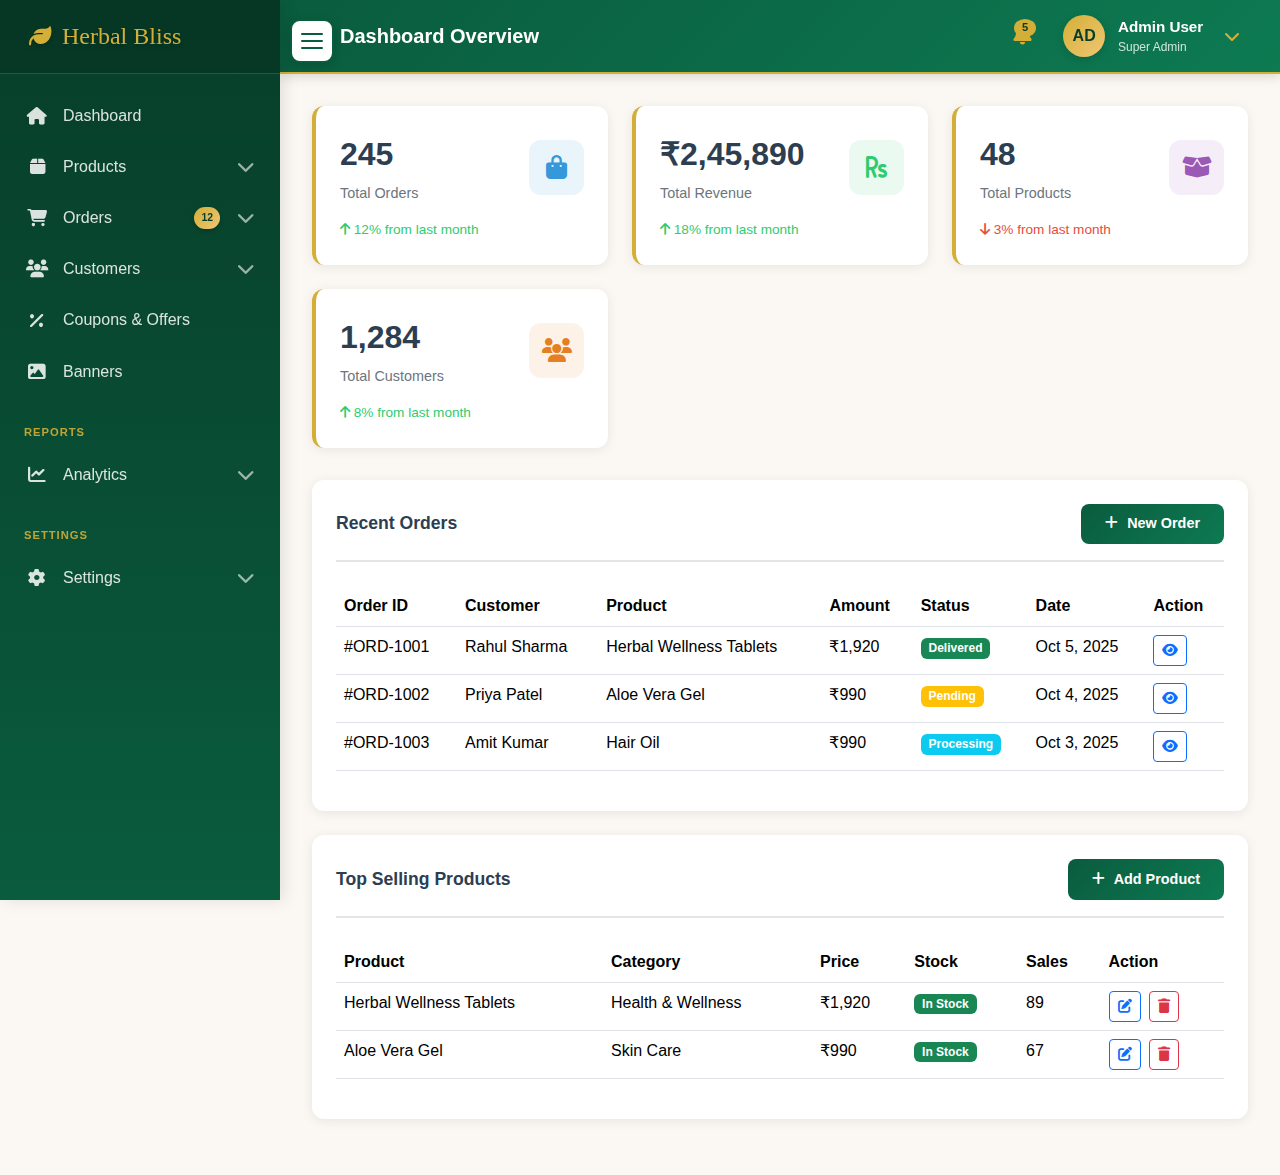
<file: index.html>
<!DOCTYPE html>
<html lang="en">
<head>
    <meta charset="UTF-8">
    <meta name="viewport" content="width=device-width, initial-scale=1.0">
    <title>Admin Dashboard - Herbal Bliss</title>
    <link href="https://cdn.jsdelivr.net/npm/bootstrap@5.3.0/dist/css/bootstrap.min.css" rel="stylesheet">
    <link href="https://cdnjs.cloudflare.com/ajax/libs/font-awesome/6.4.0/css/all.min.css" rel="stylesheet">
    
    <style>
        :root {
            --primary: #0A5C3E;
            --primary-dark: #073d29;
            --primary-light: #0d7a52;
            --accent: #D4AF37;
            --bg-cream: #FBF8F3;
            --text-primary: #2C3E50;
            --text-secondary: #6C757D;
            --sidebar-width: 280px;
            --sidebar-collapsed-width: 80px;
        }

        body {
            font-family: -apple-system, BlinkMacSystemFont, 'Segoe UI', 'Roboto', 'Helvetica Neue', Arial, sans-serif;
            background: var(--bg-cream);
            overflow-x: hidden;
        }

        .admin-wrapper {
            display: flex;
            min-height: 100vh;
        }

        /* Enhanced Hamburger Button - Always Visible */
        .hamburger-btn {
            position: fixed;
            top: 1.2rem;
            left: calc(var(--sidebar-width) + 10px);
            z-index: 1002;
            background: white;
            color: var(--primary);
            border: 2px solid var(--primary);
            width: 44px;
            height: 44px;
            border-radius: 10px;
            cursor: pointer;
            box-shadow: 0 3px 10px rgba(0,0,0,0.15);
            transition: all 0.4s cubic-bezier(0.4, 0, 0.2, 1);
            display: flex;
            align-items: center;
            justify-content: center;
            flex-direction: column;
            gap: 5px;
            padding: 0;
        }
        
        .hamburger-btn.collapsed {
            left: calc(var(--sidebar-collapsed-width) + 10px);
        }

        .hamburger-btn:hover {
            background: var(--primary);
            color: white;
            transform: scale(1.05);
            box-shadow: 0 4px 12px rgba(10, 92, 62, 0.3);
        }

        .hamburger-btn:active {
            transform: scale(0.95);
        }

        .hamburger-line {
            width: 22px;
            height: 2px;
            background: currentColor;
            border-radius: 3px;
            transition: all 0.3s ease;
            transform-origin: center;
        }

        .hamburger-btn.collapsed .hamburger-line:nth-child(1) {
            transform: translateY(7px) rotate(45deg);
        }

        .hamburger-btn.collapsed .hamburger-line:nth-child(2) {
            opacity: 0;
            transform: translateX(-20px);
        }

        .hamburger-btn.collapsed .hamburger-line:nth-child(3) {
            transform: translateY(-7px) rotate(-45deg);
        }

        .sidebar-overlay {
            position: fixed;
            top: 0;
            left: 0;
            width: 100%;
            height: 100%;
            background: rgba(0,0,0,0.7);
            backdrop-filter: blur(5px);
            z-index: 999;
            opacity: 0;
            visibility: hidden;
            transition: all 0.4s ease;
            display: none;
        }

        /* Sidebar Close Button Styles */
        .sidebar-close-btn {
            display: none;
            position: fixed;
            top: 1rem;
            left: 1rem;
            z-index: 1003;
            background: rgba(255, 255, 255, 0.95);
            color: var(--primary);
            border: 2px solid var(--primary);
            width: 50px;
            height: 50px;
            border-radius: 10px;
            cursor: pointer;
            box-shadow: 0 3px 10px rgba(0, 0, 0, 0.15);
            transition: all 0.3s ease;
            font-size: 1.2rem;
            align-items: center;
            justify-content: center;
        }

        .sidebar-close-btn:hover {
            background: var(--primary);
            color: white;
            transform: scale(1.05);
        }

        .admin-sidebar {
            width: var(--sidebar-width);
            background: linear-gradient(180deg, var(--primary-dark), var(--primary));
            color: white;
            position: fixed;
            top: 0;
            left: 0;
            height: 100vh;
            overflow-y: auto;
            overflow-x: hidden;
            transition: all 0.4s cubic-bezier(0.4, 0, 0.2, 1);
            z-index: 1000;
            box-shadow: 4px 0 15px rgba(0,0,0,0.1);
            padding-bottom: 2rem;
        }

        .admin-sidebar::-webkit-scrollbar {
            width: 6px;
        }

        .admin-sidebar::-webkit-scrollbar-track {
            background: rgba(255,255,255,0.1);
        }

        .admin-sidebar::-webkit-scrollbar-thumb {
            background: rgba(255,255,255,0.3);
            border-radius: 3px;
        }

        .admin-sidebar.collapsed {
            width: var(--sidebar-collapsed-width);
        }

        .admin-sidebar.collapsed .sidebar-header h4 span,
        .admin-sidebar.collapsed .menu-item-content span,
        .admin-sidebar.collapsed .dropdown-icon,
        .admin-sidebar.collapsed .menu-divider,
        .admin-sidebar.collapsed .submenu {
            display: none !important;
        }

        .admin-sidebar.collapsed .menu-badge {
            position: absolute;
            top: 4px;
            right: 8px;
            opacity: 1;
            visibility: visible;
            width: auto;
            min-width: 18px;
            height: 18px;
            padding: 0 4px;
            font-size: 0.6rem;
            display: flex !important;
            align-items: center;
            justify-content: center;
            line-height: 1;
            z-index: 10;
        }

        .admin-sidebar.collapsed .sidebar-header h4 {
            justify-content: center;
        }

        .admin-sidebar.collapsed .menu-item {
            padding: 0.85rem 0 !important;
            justify-content: center !important;
            position: relative;
            display: flex !important;
            align-items: center !important;
            border-left: 3px solid transparent;
        }

        .admin-sidebar.collapsed .submenu-item {
            justify-content: center !important;
            padding: 0.7rem 0 !important;
            position: relative;
            display: flex !important;
            align-items: center !important;
        }

        .admin-sidebar.collapsed .menu-item:hover {
            padding: 0.85rem 0 !important;
            border-left: 3px solid var(--accent);
        }

        .admin-sidebar.collapsed .menu-item-content {
            justify-content: center !important;
            width: 100% !important;
            display: flex !important;
            align-items: center !important;
            gap: 0 !important;
        }

        .admin-sidebar.collapsed .menu-item-content i {
            margin: 0 auto !important;
            width: 20px;
            min-width: 20px;
        }
        
        .admin-sidebar.collapsed .dropdown-menu-item > .menu-item {
            padding-right: 0 !important;
        }

        .admin-sidebar.collapsed .menu-item::after,
        .admin-sidebar.collapsed .submenu-item::after {
            content: attr(data-tooltip);
            position: absolute;
            left: calc(100% + 10px);
            top: 50%;
            transform: translateY(-50%);
            background: var(--primary-dark);
            color: white;
            padding: 0.5rem 1rem;
            border-radius: 8px;
            white-space: nowrap;
            opacity: 0;
            visibility: hidden;
            transition: all 0.3s ease;
            pointer-events: none;
            font-size: 0.85rem;
            box-shadow: 0 4px 12px rgba(0,0,0,0.3);
            z-index: 1001;
        }

        .admin-sidebar.collapsed .menu-item:hover::after,
        .admin-sidebar.collapsed .submenu-item:hover::after {
            opacity: 1;
            visibility: visible;
            left: calc(100% + 15px);
        }

        .sidebar-header {
            padding: 1.15rem 1.8rem;
            border-bottom: 1px solid rgba(255,255,255,0.15);
            background: rgba(0,0,0,0.1);
            transition: all 0.3s ease;
            height: 74px;
            display: flex;
            align-items: center;
        }

        .sidebar-header h4 {
            font-family: Georgia, 'Times New Roman', serif;
            color: var(--accent);
            margin: 0;
            display: flex;
            align-items: center;
            justify-content: flex-start;
            gap: 0.7rem;
            font-size: 1.5rem;
            text-shadow: 0 2px 4px rgba(0,0,0,0.2);
            transition: all 0.3s ease;
            line-height: 1.2;
        }

        .sidebar-header h4 i {
            font-size: 1.4rem;
            flex-shrink: 0;
        }

        .admin-sidebar.collapsed .sidebar-header h4 {
            justify-content: center;
        }

        .admin-sidebar.collapsed .sidebar-header h4 i {
            margin: 0;
        }

        .sidebar-menu {
            padding: 1rem 0;
        }

        .menu-divider {
            padding: 1.2rem 1.5rem 0.5rem;
            color: var(--accent);
            font-size: 0.7rem;
            font-weight: 700;
            text-transform: uppercase;
            letter-spacing: 1px;
            margin-top: 0.5rem;
            opacity: 0.9;
            transition: all 0.3s ease;
        }

        .menu-item {
            padding: 0.85rem 1.5rem;
            color: rgba(255,255,255,0.85);
            text-decoration: none;
            display: flex;
            align-items: center;
            justify-content: space-between;
            gap: 1rem;
            transition: all 0.3s ease;
            border-left: 3px solid transparent;
            cursor: pointer;
            position: relative;
        }

        .menu-item-content {
            display: flex;
            align-items: center;
            gap: 1rem;
            flex: 1;
            transition: all 0.3s ease;
            min-width: 0;
        }

        .menu-item-content i {
            flex-shrink: 0;
        }

        .menu-item-content span {
            transition: all 0.3s ease;
            white-space: nowrap;
        }

        .menu-item:hover {
            background: rgba(255,255,255,0.12);
            color: white;
            border-left-color: var(--accent);
        }

        .admin-sidebar:not(.collapsed) .menu-item:hover {
            padding-left: 1.8rem;
        }

        .dropdown-menu-item {
            position: relative;
        }

        .dropdown-menu-item .menu-item {
            position: relative;
        }

        .dropdown-icon {
            transition: all 0.3s ease;
            font-size: 0.8rem;
            opacity: 0.7;
        }

        .dropdown-menu-item.active .dropdown-icon {
            transform: rotate(180deg);
        }

        .submenu {
            max-height: 0;
            overflow: hidden;
            transition: all 0.3s ease;
            background: rgba(0,0,0,0.15);
        }

        .dropdown-menu-item.active .submenu {
            max-height: 500px;
        }

        .submenu-item {
            padding: 0.7rem 1.5rem 0.7rem 3.5rem;
            color: rgba(255,255,255,0.75);
            text-decoration: none;
            display: flex;
            align-items: center;
            gap: 0.8rem;
            transition: all 0.3s ease;
            font-size: 0.9rem;
            border-left: 3px solid transparent;
        }

        .submenu-item:hover {
            background: rgba(255,255,255,0.1);
            color: white;
        }

        .admin-sidebar:not(.collapsed) .submenu-item:hover {
            padding-left: 3.8rem;
        }

        .submenu-item i {
            font-size: 0.75rem;
            width: 15px;
            text-align: center;
        }

        .menu-badge {
            background: linear-gradient(135deg, var(--accent), #f0c674);
            color: var(--primary-dark);
            font-size: 0.65rem;
            padding: 3px 7px;
            border-radius: 12px;
            font-weight: 600;
            box-shadow: 0 2px 4px rgba(0,0,0,0.2);
            transition: all 0.3s ease;
        }

        .menu-item i {
            width: 20px;
            min-width: 20px;
            text-align: center;
            font-size: 1.1rem;
            flex-shrink: 0;
            display: flex;
            align-items: center;
            justify-content: center;
        }

        .admin-main {
            flex: 1;
            margin-left: var(--sidebar-width);
            background: var(--bg-cream);
            min-height: 100vh;
            transition: all 0.4s cubic-bezier(0.4, 0, 0.2, 1);
        }

        .admin-main.sidebar-collapsed {
            margin-left: var(--sidebar-collapsed-width);
        }

        .admin-topbar {
            background: linear-gradient(135deg, var(--primary) 0%, var(--primary-light) 100%);
            padding: 1.15rem 2rem;
            box-shadow: 0 2px 12px rgba(0,0,0,0.15);
            display: flex;
            justify-content: space-between;
            align-items: center;
            position: sticky;
            top: 0;
            z-index: 998;
            height: 74px;
            border-bottom: 2px solid var(--accent);
        }

        .topbar-left h5 {
            margin: 0;
            color: white;
            font-weight: 600;
            display: flex;
            align-items: center;
            gap: 0.5rem;
            margin-left: 0;
            transition: margin-left 0.4s ease;
        }

        .topbar-left h5 i {
            color: var(--accent);
        }

        .topbar-right {
            display: flex;
            align-items: center;
            gap: 1.5rem;
            position: relative;
        }

        .notification-bell {
            position: relative;
            cursor: pointer;
            transition: all 0.3s ease;
        }

        .notification-bell .badge {
            position: absolute;
            top: -5px;
            right: -5px;
            background: var(--accent);
            color: var(--primary-dark);
            font-size: 0.7rem;
            font-weight: 600;
            padding: 0.2rem 0.5rem;
            border-radius: 50%;
            min-width: 18px;
            height: 18px;
            display: flex;
            align-items: center;
            justify-content: center;
        }

        .notification-bell i {
            color: var(--accent);
            font-size: 1.3rem;
        }

        .notification-bell:hover {
            transform: translateY(-2px);
        }

        .notification-panel {
            position: fixed;
            top: 74px;
            right: -100%;
            width: 380px;
            max-height: calc(100vh - 74px);
            overflow-y: auto;
            background: white;
            border: 1px solid #e0e0e0;
            border-radius: 12px 0 0 12px;
            box-shadow: -4px 0 15px rgba(0,0,0,0.15);
            padding: 0;
            z-index: 1100;
            transition: right 0.4s cubic-bezier(0.4, 0, 0.2, 1);
        }

        .notification-panel.active {
            right: 0;
        }
        
        .notification-panel-header {
            display: flex;
            padding: 1rem 1.25rem;
            border-bottom: 1px solid #f0f0f0;
            background: var(--bg-cream);
            align-items: center;
            justify-content: space-between;
            position: sticky;
            top: 0;
            z-index: 10;
        }
        
        .notification-panel-header h6 {
            margin: 0;
            color: var(--text-primary);
            font-weight: 600;
            font-size: 1rem;
        }
        
        .notification-close-btn {
            background: none;
            border: none;
            color: var(--text-secondary);
            font-size: 1.5rem;
            cursor: pointer;
            padding: 0;
            width: 30px;
            height: 30px;
            display: flex;
            align-items: center;
            justify-content: center;
            border-radius: 50%;
            transition: all 0.3s ease;
        }
        
        .notification-close-btn:hover {
            background: #f0f0f0;
            color: var(--primary);
        }
        
        .notification-overlay {
            position: fixed;
            top: 0;
            left: 0;
            width: 100%;
            height: 100%;
            background: rgba(0, 0, 0, 0.5);
            backdrop-filter: blur(2px);
            z-index: 1099;
            opacity: 0;
            visibility: hidden;
            transition: opacity 0.3s ease, visibility 0.3s ease;
        }
        
        .notification-overlay.active {
            opacity: 1;
            visibility: visible;
        }

        .notification-panel::-webkit-scrollbar {
            width: 6px;
        }

        .notification-panel::-webkit-scrollbar-track {
            background: #f0f0f0;
        }

        .notification-panel::-webkit-scrollbar-thumb {
            background: var(--primary);
            border-radius: 3px;
        }

        .notification-item {
            padding: 0.75rem 1.25rem;
            border-bottom: 1px solid #f0f0f0;
            color: var(--text-primary);
            font-size: 0.9rem;
            transition: all 0.3s ease;
            display: flex;
            align-items: flex-start;
            gap: 0.75rem;
        }

        .notification-item:hover {
            background: #f9f9f9;
        }

        .notification-item .icon {
            width: 30px;
            height: 30px;
            border-radius: 50%;
            display: flex;
            align-items: center;
            justify-content: center;
            font-size: 1rem;
            flex-shrink: 0;
        }

        .notification-item > div:last-child {
            flex: 1;
        }

        .notification-item.new {
            background: #f8fff8;
            font-weight: 500;
        }

        .notification-item.new .icon {
            background: rgba(46, 204, 113, 0.1);
            color: #2ecc71;
        }

        .notification-item.alert .icon {
            background: rgba(231, 76, 60, 0.1);
            color: #e74c3c;
        }

        .notification-item.review .icon {
            background: rgba(241, 196, 15, 0.1);
            color: #f1c40f;
        }

        .notification-item .time {
            color: var(--text-secondary);
            font-size: 0.75rem;
            margin-top: 0.25rem;
        }

        .notification-item .mark-read {
            color: var(--primary);
            font-size: 0.85rem;
            cursor: pointer;
            text-decoration: underline;
        }

        .admin-profile {
            display: flex;
            align-items: center;
            gap: 0.8rem;
            cursor: pointer;
            padding: 0.5rem;
            border-radius: 8px;
            transition: all 0.3s ease;
        }

        .admin-profile:hover {
            background: rgba(255,255,255,0.15);
            transform: translateY(-2px);
        }

        .admin-avatar {
            width: 42px;
            height: 42px;
            border-radius: 50%;
            background: linear-gradient(135deg, var(--accent), #f0c674);
            display: flex;
            align-items: center;
            justify-content: center;
            color: var(--primary-dark);
            font-weight: 600;
            box-shadow: 0 2px 8px rgba(0,0,0,0.15);
            font-size: 1rem;
        }

        .admin-info {
            color: white;
            text-align: left;
        }

        .admin-info .name {
            font-weight: 600;
            font-size: 0.95rem;
            margin: 0;
        }

        .admin-info .role {
            font-size: 0.75rem;
            color: rgba(255,255,255,0.8);
            margin: 0;
        }

        .dropdown-menu {
            background: var(--bg-cream);
            border: 1px solid var(--accent);
            border-radius: 8px;
            box-shadow: 0 4px 12px rgba(0,0,0,0.15);
            margin-top: 0.5rem;
            min-width: 180px;
            padding: 0.5rem 0;
        }

        .dropdown-item {
            color: var(--text-primary);
            font-size: 0.9rem;
            padding: 0.5rem 1.25rem;
            transition: all 0.3s ease;
            display: flex;
            align-items: center;
            gap: 0.75rem;
        }

        .dropdown-item:hover {
            background: var(--primary);
            color: white;
        }

        .dropdown-item i {
            color: var(--accent);
            width: 20px;
            text-align: center;
        }

        .dashboard-content {
            padding: 2rem;
        }

        .stats-grid {
            display: grid;
            grid-template-columns: repeat(auto-fit, minmax(250px, 1fr));
            gap: 1.5rem;
            margin-bottom: 2rem;
        }

        .stat-card {
            background: white;
            padding: 1.5rem;
            border-radius: 12px;
            box-shadow: 0 2px 12px rgba(0,0,0,0.08);
            border-left: 4px solid var(--accent);
            transition: all 0.3s ease;
        }

        .stat-card:hover {
            transform: translateY(-5px);
            box-shadow: 0 8px 24px rgba(0,0,0,0.12);
        }

        .stat-header {
            display: flex;
            justify-content: space-between;
            align-items: center;
            margin-bottom: 1rem;
        }

        .stat-icon {
            width: 55px;
            height: 55px;
            border-radius: 12px;
            display: flex;
            align-items: center;
            justify-content: center;
            font-size: 1.5rem;
        }

        .stat-icon.orders { background: rgba(52, 152, 219, 0.1); color: #3498db; }
        .stat-icon.revenue { background: rgba(46, 204, 113, 0.1); color: #2ecc71; }
        .stat-icon.products { background: rgba(155, 89, 182, 0.1); color: #9b59b6; }
        .stat-icon.users { background: rgba(230, 126, 34, 0.1); color: #e67e22; }

        .stat-value {
            font-size: 2rem;
            font-weight: 700;
            color: var(--text-primary);
        }

        .stat-label {
            color: var(--text-secondary);
            font-size: 0.9rem;
            margin-top: 0.3rem;
        }

        .stat-change {
            font-size: 0.85rem;
            margin-top: 0.5rem;
            font-weight: 500;
        }

        .stat-change.up { color: #2ecc71; }
        .stat-change.down { color: #e74c3c; }

        .content-section {
            background: white;
            border-radius: 12px;
            padding: 1.5rem;
            box-shadow: 0 2px 12px rgba(0,0,0,0.08);
            margin-bottom: 1.5rem;
        }

        .section-header {
            display: flex;
            justify-content: space-between;
            align-items: center;
            margin-bottom: 1.5rem;
            padding-bottom: 1rem;
            border-bottom: 2px solid #E5E5E5;
        }

        .section-header h6 {
            margin: 0;
            font-weight: 600;
            color: var(--text-primary);
            font-size: 1.1rem;
        }

        .btn-primary-custom {
            background: linear-gradient(135deg, var(--primary), var(--primary-light));
            color: white;
            border: none;
            padding: 0.6rem 1.5rem;
            border-radius: 8px;
            font-weight: 600;
            font-size: 0.9rem;
            transition: all 0.3s ease;
        }

        .btn-primary-custom:hover {
            transform: translateY(-2px);
            box-shadow: 0 4px 12px rgba(10, 92, 62, 0.3);
        }

        /* Mobile Responsive Styles */
        @media (max-width: 992px) {
            .sidebar-overlay {
                display: block;
            }
            
            .sidebar-overlay.active {
                opacity: 1;
                visibility: visible;
            }

            .hamburger-btn {
                left: 1rem;
                top: 1rem;
                background: rgba(255,255,255,0.95);
                color: var(--primary);
                border-color: rgba(255,255,255,0.3);
                z-index: 1003;
                width: 50px;
                height: 50px;
                padding: 5px;
            }
            
            .hamburger-btn.collapsed {
                left: auto;
                right: 1rem;
                background: rgba(255,255,255,0.95);
            }
            
            .hamburger-btn:hover {
                background: white;
                color: var(--primary);
            }
            
            .admin-sidebar {
                transform: translateX(-100%);
                transition: transform 0.4s ease, opacity 0.3s ease;
                opacity: 0;
            }

            .admin-sidebar.active {
                transform: translateX(0);
                opacity: 1;
            }

            .admin-sidebar.collapsed {
                transform: translateX(-100%);
                opacity: 0;
            }

            .admin-main {
                margin-left: 0 !important;
            }

            .topbar-left h5 {
                margin-left: 60px !important;
                font-size: 1rem !important;
            }

            .sidebar-close-btn {
                display: flex;
                opacity: 0;
                visibility: hidden;
                transform: translateX(-20px);
                transition: all 0.4s ease;
            }

            .admin-sidebar.active + .sidebar-close-btn {
                opacity: 1;
                visibility: visible;
                transform: translateX(0);
            }

            .notification-panel {
                width: 90% !important;
                max-width: 380px !important;
                border-radius: 12px 0 0 12px !important;
                box-shadow: -6px 0 20px rgba(0, 0, 0, 0.2) !important;
                right: -100% !important;
            }

            .notification-panel.active {
                right: 0 !important;
            }
            
            .notification-item {
                padding: 1rem 1.25rem !important;
                display: flex !important;
                align-items: flex-start !important;
                gap: 0.75rem !important;
            }
            
            .notification-item .icon {
                flex-shrink: 0;
            }
            
            .notification-item > div:last-child {
                flex: 1;
            }
        }

        @media (min-width: 993px) {
            .sidebar-close-btn {
                display: none !important;
            }
        }
    </style>
</head>
<body>
    <!-- Hamburger Button - Always Visible -->
    <button class="hamburger-btn" id="hamburgerBtn" aria-label="Toggle sidebar menu">
        <span class="hamburger-line"></span>
        <span class="hamburger-line"></span>
        <span class="hamburger-line"></span>
    </button>

    <!-- Sidebar Overlay - Mobile Only -->
    <div class="sidebar-overlay" id="sidebarOverlay"></div>
    
    <!-- Notification Overlay -->
    <div class="notification-overlay" id="notificationOverlay"></div>

    <div class="admin-wrapper">
        <!-- Sidebar Close Button - Moved Outside Sidebar -->
        <button class="sidebar-close-btn" id="sidebarCloseBtn" aria-label="Close sidebar"><i class="fas fa-times"></i></button>

        <!-- Enhanced Sidebar -->
        <aside class="admin-sidebar" id="adminSidebar">
            <div class="sidebar-header">
                <h4>
                    <i class="fas fa-leaf"></i> 
                    <span>Herbal Bliss</span>
                </h4>
            </div>
            <nav class="sidebar-menu">
                <a class="menu-item" href="#dashboard" data-tooltip="Dashboard">
                    <div class="menu-item-content">
                        <i class="fas fa-home"></i>
                        <span>Dashboard</span>
                    </div>
                </a>
                
                <div class="dropdown-menu-item">
                    <div class="menu-item" data-tooltip="Products">
                        <div class="menu-item-content">
                            <i class="fas fa-box"></i>
                            <span>Products</span>
                        </div>
                        <i class="fas fa-chevron-down dropdown-icon"></i>
                    </div>
                    <div class="submenu">
                        <a class="submenu-item" href="#all-products" data-tooltip="All Products">
                            <i class="fas fa-circle"></i>
                            <span>All Products</span>
                        </a>
                        <a class="submenu-item" href="#add-product" data-tooltip="Add Product">
                            <i class="fas fa-circle"></i>
                            <span>Add Product</span>
                        </a>
                        <a class="submenu-item" href="#categories" data-tooltip="Categories">
                            <i class="fas fa-circle"></i>
                            <span>Categories</span>
                        </a>
                        <a class="submenu-item" href="#inventory" data-tooltip="Inventory">
                            <i class="fas fa-circle"></i>
                            <span>Inventory</span>
                        </a>
                    </div>
                </div>
                
                <div class="dropdown-menu-item">
                    <div class="menu-item" data-tooltip="Orders">
                        <div class="menu-item-content">
                            <i class="fas fa-shopping-cart"></i>
                            <span>Orders</span>
                        </div>
                        <span class="menu-badge">12</span>
                        <i class="fas fa-chevron-down dropdown-icon"></i>
                    </div>
                    <div class="submenu">
                        <a class="submenu-item" href="#all-orders" data-tooltip="All Orders">
                            <i class="fas fa-circle"></i>
                            <span>All Orders</span>
                        </a>
                        <a class="submenu-item" href="#pending-orders" data-tooltip="Pending Orders">
                            <i class="fas fa-circle"></i>
                            <span>Pending Orders</span>
                            <span class="menu-badge ms-auto">8</span>
                        </a>
                        <a class="submenu-item" href="#returns" data-tooltip="Returns & Refunds">
                            <i class="fas fa-circle"></i>
                            <span>Returns & Refunds</span>
                        </a>
                    </div>
                </div>
                
                <div class="dropdown-menu-item">
                    <div class="menu-item" data-tooltip="Customers">
                        <div class="menu-item-content">
                            <i class="fas fa-users"></i>
                            <span>Customers</span>
                        </div>
                        <i class="fas fa-chevron-down dropdown-icon"></i>
                    </div>
                    <div class="submenu">
                        <a class="submenu-item" href="#all-customers" data-tooltip="All Customers">
                            <i class="fas fa-circle"></i>
                            <span>All Customers</span>
                        </a>
                        <a class="submenu-item" href="#reviews" data-tooltip="Reviews & Ratings">
                            <i class="fas fa-circle"></i>
                            <span>Reviews & Ratings</span>
                        </a>
                    </div>
                </div>
                
                <a class="menu-item" href="#coupons" data-tooltip="Coupons & Offers">
                    <div class="menu-item-content">
                        <i class="fas fa-percent"></i>
                        <span>Coupons & Offers</span>
                    </div>
                </a>
                <a class="menu-item" href="#banners" data-tooltip="Banners">
                    <div class="menu-item-content">
                        <i class="fas fa-image"></i>
                        <span>Banners</span>
                    </div>
                </a>
                
                <div class="menu-divider">Reports</div>
                
                <div class="dropdown-menu-item">
                    <div class="menu-item" data-tooltip="Analytics">
                        <div class="menu-item-content">
                            <i class="fas fa-chart-line"></i>
                            <span>Analytics</span>
                        </div>
                        <i class="fas fa-chevron-down dropdown-icon"></i>
                    </div>
                    <div class="submenu">
                        <a class="submenu-item" href="#analytics-dashboard" data-tooltip="Dashboard">
                            <i class="fas fa-circle"></i>
                            <span>Dashboard</span>
                        </a>
                        <a class="submenu-item" href="#sales-report" data-tooltip="Sales Report">
                            <i class="fas fa-circle"></i>
                            <span>Sales Report</span>
                        </a>
                        <a class="submenu-item" href="#customer-report" data-tooltip="Customer Report">
                            <i class="fas fa-circle"></i>
                            <span>Customer Report</span>
                        </a>
                    </div>
                </div>
                
                <div class="menu-divider">Settings</div>
                
                <div class="dropdown-menu-item">
                    <div class="menu-item" data-tooltip="Settings">
                        <div class="menu-item-content">
                            <i class="fas fa-cog"></i>
                            <span>Settings</span>
                        </div>
                        <i class="fas fa-chevron-down dropdown-icon"></i>
                    </div>
                    <div class="submenu">
                        <a class="submenu-item" href="#general-settings" data-tooltip="General Settings">
                            <i class="fas fa-circle"></i>
                            <span>General Settings</span>
                        </a>
                        <a class="submenu-item" href="#shipping" data-tooltip="Shipping Settings">
                            <i class="fas fa-circle"></i>
                            <span>Shipping Settings</span>
                        </a>
                        <a class="submenu-item" href="#payment" data-tooltip="Payment Settings">
                            <i class="fas fa-circle"></i>
                            <span>Payment Settings</span>
                        </a>
                    </div>
                </div>
            </nav>
        </aside>

        <!-- Main Content -->
        <main class="admin-main" id="adminMain">
            <!-- Top Bar -->
            <div class="admin-topbar" id="adminTopbar">
                <div class="topbar-left">
                    <h5><i class="fas fa-tachometer-alt"></i> Dashboard Overview</h5>
                </div>
                <div class="topbar-right">
                    <div class="notification-bell position-relative" id="notificationBell">
                        <i class="fas fa-bell"></i>
                        <span class="badge">5</span>
                    </div>
                    <div class="dropdown">
                        <div class="admin-profile" id="adminProfileDropdown" data-bs-toggle="dropdown" aria-expanded="false">
                            <div class="admin-avatar">AD</div>
                            <div class="admin-info">
                                <div class="name">Admin User</div>
                                <div class="role">Super Admin</div>
                            </div>
                            <i class="fas fa-chevron-down ms-2" style="color: var(--accent);"></i>
                        </div>
                        <ul class="dropdown-menu dropdown-menu-end" aria-labelledby="adminProfileDropdown">
                            <li><a class="dropdown-item" href="#profile"><i class="fas fa-user"></i> My Profile</a></li>
                            <li><a class="dropdown-item" href="#settings"><i class="fas fa-cog"></i> Account Settings</a></li>
                            <li><a class="dropdown-item" href="#activity"><i class="fas fa-history"></i> Activity Log</a></li>
                            <li><a class="dropdown-item" href="#support"><i class="fas fa-question-circle"></i> Help & Support</a></li>
                            <li><hr class="dropdown-divider"></li>
                            <li><a class="dropdown-item" href="#logout"><i class="fas fa-sign-out-alt"></i> Logout</a></li>
                        </ul>
                    </div>
                </div>
            </div>

            <!-- Notification Panel - Outside Topbar -->
            <div class="notification-panel" id="notificationPanel">
                <div class="notification-panel-header">
                    <h6>Notifications</h6>
                    <button class="notification-close-btn" id="notificationCloseBtn">
                        <i class="fas fa-times"></i>
                    </button>
                </div>
                <div class="notification-item new">
                    <div class="icon"><i class="fas fa-shopping-cart"></i></div>
                    <div>
                        <span>New Order Received</span><br>
                        <span class="time">2 minutes ago - Order #ORD-1005 from Rahul Sharma</span>
                    </div>
                </div>
                <div class="notification-item new">
                    <div class="icon"><i class="fas fa-user-plus"></i></div>
                    <div>
                        <span>New Customer Registration</span><br>
                        <span class="time">15 minutes ago - Priya Patel just signed up</span>
                    </div>
                </div>
                <div class="notification-item alert">
                    <div class="icon"><i class="fas fa-exclamation-triangle"></i></div>
                    <div>
                        <span>Low Stock Alert</span><br>
                        <span class="time">1 hour ago - Hair Oil is running low on stock</span>
                    </div>
                </div>
                <div class="notification-item review">
                    <div class="icon"><i class="fas fa-star"></i></div>
                    <div>
                        <span>New Review Received</span><br>
                        <span class="time">5 hours ago - 5-star review on Herbal Wellness Tablets</span>
                    </div>
                </div>
                <div class="notification-item">
                    <div class="icon"><i class="fas fa-check"></i></div>
                    <div>
                        <span>Order Processed</span><br>
                        <span class="time">10 hours ago - Order #ORD-1004</span>
                        <span class="mark-read">Mark as read</span>
                    </div>
                </div>
                <div class="notification-item text-center">
                    <a href="#" style="color: var(--primary); text-decoration: none;">View All Notifications</a>
                </div>
            </div>

            <!-- Dashboard Content -->
            <div class="dashboard-content">
                <!-- Stats Cards -->
                <div class="stats-grid">
                    <div class="stat-card">
                        <div class="stat-header">
                            <div>
                                <div class="stat-value">245</div>
                                <div class="stat-label">Total Orders</div>
                            </div>
                            <div class="stat-icon orders">
                                <i class="fas fa-shopping-bag"></i>
                            </div>
                        </div>
                        <div class="stat-change up">
                            <i class="fas fa-arrow-up"></i> 12% from last month
                        </div>
                    </div>

                    <div class="stat-card">
                        <div class="stat-header">
                            <div>
                                <div class="stat-value">₹2,45,890</div>
                                <div class="stat-label">Total Revenue</div>
                            </div>
                            <div class="stat-icon revenue">
                                <i class="fas fa-rupee-sign"></i>
                            </div>
                        </div>
                        <div class="stat-change up">
                            <i class="fas fa-arrow-up"></i> 18% from last month
                        </div>
                    </div>

                    <div class="stat-card">
                        <div class="stat-header">
                            <div>
                                <div class="stat-value">48</div>
                                <div class="stat-label">Total Products</div>
                            </div>
                            <div class="stat-icon products">
                                <i class="fas fa-box-open"></i>
                            </div>
                        </div>
                        <div class="stat-change down">
                            <i class="fas fa-arrow-down"></i> 3% from last month
                        </div>
                    </div>

                    <div class="stat-card">
                        <div class="stat-header">
                            <div>
                                <div class="stat-value">1,284</div>
                                <div class="stat-label">Total Customers</div>
                            </div>
                            <div class="stat-icon users">
                                <i class="fas fa-users"></i>
                            </div>
                        </div>
                        <div class="stat-change up">
                            <i class="fas fa-arrow-up"></i> 8% from last month
                        </div>
                    </div>
                </div>

                <!-- Recent Orders -->
                <div class="content-section">
                    <div class="section-header">
                        <h6>Recent Orders</h6>
                        <button class="btn-primary-custom">
                            <i class="fas fa-plus me-1"></i> New Order
                        </button>
                    </div>
                    <div class="table-responsive">
                        <table class="table table-hover">
                            <thead>
                                <tr>
                                    <th>Order ID</th>
                                    <th>Customer</th>
                                    <th>Product</th>
                                    <th>Amount</th>
                                    <th>Status</th>
                                    <th>Date</th>
                                    <th>Action</th>
                                </tr>
                            </thead>
                            <tbody>
                                <tr>
                                    <td>#ORD-1001</td>
                                    <td>Rahul Sharma</td>
                                    <td>Herbal Wellness Tablets</td>
                                    <td>₹1,920</td>
                                    <td><span class="badge bg-success">Delivered</span></td>
                                    <td>Oct 5, 2025</td>
                                    <td>
                                        <button class="btn btn-sm btn-outline-primary">
                                            <i class="fas fa-eye"></i>
                                        </button>
                                    </td>
                                </tr>
                                <tr>
                                    <td>#ORD-1002</td>
                                    <td>Priya Patel</td>
                                    <td>Aloe Vera Gel</td>
                                    <td>₹990</td>
                                    <td><span class="badge bg-warning">Pending</span></td>
                                    <td>Oct 4, 2025</td>
                                    <td>
                                        <button class="btn btn-sm btn-outline-primary">
                                            <i class="fas fa-eye"></i>
                                        </button>
                                    </td>
                                </tr>
                                <tr>
                                    <td>#ORD-1003</td>
                                    <td>Amit Kumar</td>
                                    <td>Hair Oil</td>
                                    <td>₹990</td>
                                    <td><span class="badge bg-info">Processing</span></td>
                                    <td>Oct 3, 2025</td>
                                    <td>
                                        <button class="btn btn-sm btn-outline-primary">
                                            <i class="fas fa-eye"></i>
                                        </button>
                                    </td>
                                </tr>
                            </tbody>
                        </table>
                    </div>
                </div>

                <!-- Top Products -->
                <div class="content-section">
                    <div class="section-header">
                        <h6>Top Selling Products</h6>
                        <button class="btn-primary-custom">
                            <i class="fas fa-plus me-1"></i> Add Product
                        </button>
                    </div>
                    <div class="table-responsive">
                        <table class="table table-hover">
                            <thead>
                                <tr>
                                    <th>Product</th>
                                    <th>Category</th>
                                    <th>Price</th>
                                    <th>Stock</th>
                                    <th>Sales</th>
                                    <th>Action</th>
                                </tr>
                            </thead>
                            <tbody>
                                <tr>
                                    <td>Herbal Wellness Tablets</td>
                                    <td>Health & Wellness</td>
                                    <td>₹1,920</td>
                                    <td><span class="badge bg-success">In Stock</span></td>
                                    <td>89</td>
                                    <td>
                                        <button class="btn btn-sm btn-outline-primary me-1">
                                            <i class="fas fa-edit"></i>
                                        </button>
                                        <button class="btn btn-sm btn-outline-danger">
                                            <i class="fas fa-trash"></i>
                                        </button>
                                    </td>
                                </tr>
                                <tr>
                                    <td>Aloe Vera Gel</td>
                                    <td>Skin Care</td>
                                    <td>₹990</td>
                                    <td><span class="badge bg-success">In Stock</span></td>
                                    <td>67</td>
                                    <td>
                                        <button class="btn btn-sm btn-outline-primary me-1">
                                            <i class="fas fa-edit"></i>
                                        </button>
                                        <button class="btn btn-sm btn-outline-danger">
                                            <i class="fas fa-trash"></i>
                                        </button>
                                    </td>
                                </tr>
                            </tbody>
                        </table>
                    </div>
                </div>
            </div>
        </main>
    </div>

    <script src="https://cdn.jsdelivr.net/npm/bootstrap@5.3.0/dist/js/bootstrap.bundle.min.js"></script>
    <script>
        document.addEventListener('DOMContentLoaded', function() {
            const hamburgerBtn = document.getElementById('hamburgerBtn');
            const sidebar = document.getElementById('adminSidebar');
            const adminMain = document.getElementById('adminMain');
            const overlay = document.getElementById('sidebarOverlay');
            const dropdowns = document.querySelectorAll('.dropdown-menu-item');
            const sidebarCloseBtn = document.getElementById('sidebarCloseBtn');
            const adminTopbar = document.getElementById('adminTopbar');
            const notificationBell = document.getElementById('notificationBell');
            const notificationPanel = document.getElementById('notificationPanel');
            const notificationCloseBtn = document.getElementById('notificationCloseBtn');

            function isMobile() {
                return window.innerWidth <= 992;
            }

            function toggleSidebar() {
                if (isMobile()) {
                    hamburgerBtn.classList.toggle('collapsed');
                    sidebar.classList.toggle('active');
                    overlay.classList.toggle('active');
                    adminTopbar.classList.toggle('sidebar-active');
                    document.body.style.overflow = sidebar.classList.contains('active') ? 'hidden' : '';
                } else {
                    hamburgerBtn.classList.toggle('collapsed');
                    sidebar.classList.toggle('collapsed');
                    adminMain.classList.toggle('sidebar-collapsed');
                    if (sidebar.classList.contains('collapsed')) {
                        dropdowns.forEach(d => d.classList.remove('active'));
                    }
                }
            }

            hamburgerBtn.addEventListener('click', toggleSidebar);

            if (sidebarCloseBtn) {
                sidebarCloseBtn.addEventListener('click', toggleSidebar);
            }

            overlay.addEventListener('click', function() {
                if (isMobile()) {
                    toggleSidebar();
                }
            });

            let resizeTimer;
            window.addEventListener('resize', function() {
                clearTimeout(resizeTimer);
                resizeTimer = setTimeout(function() {
                    if (isMobile()) {
                        sidebar.classList.remove('collapsed');
                        adminMain.classList.remove('sidebar-collapsed');
                        if (!sidebar.classList.contains('active')) {
                            hamburgerBtn.classList.remove('collapsed');
                            adminTopbar.classList.remove('sidebar-active');
                        }
                    } else {
                        sidebar.classList.remove('active');
                        overlay.classList.remove('active');
                        document.body.style.overflow = '';
                        adminTopbar.classList.remove('sidebar-active');
                    }
                }, 250);
            });

            dropdowns.forEach(dropdown => {
                const menuItem = dropdown.querySelector('.menu-item');
                
                menuItem.addEventListener('click', function(e) {
                    e.preventDefault();
                    if (!isMobile() && sidebar.classList.contains('collapsed') && !sidebar.dataset.hoverExpanded) {
                        return;
                    }
                    
                    const isActive = dropdown.classList.contains('active');
                    dropdowns.forEach(d => {
                        if (d !== dropdown && d.classList.contains('active')) {
                            d.classList.remove('active');
                        }
                    });
                    
                    if (isActive) {
                        dropdown.classList.remove('active');
                    } else {
                        dropdown.classList.add('active');
                    }
                });
            });

            const submenuItems = document.querySelectorAll('.submenu-item');
            submenuItems.forEach(item => {
                item.addEventListener('click', function() {
                    if (isMobile()) {
                        toggleSidebar();
                    }
                });
            });

            const regularMenuItems = document.querySelectorAll('.sidebar-menu > .menu-item:not(.dropdown-menu-item .menu-item)');
            regularMenuItems.forEach(item => {
                item.addEventListener('click', function(e) {
                    if (isMobile()) {
                        toggleSidebar();
                    }
                });
            });

            document.addEventListener('keydown', function(e) {
                if (e.key === 'Escape') {
                    if (isMobile() && sidebar.classList.contains('active')) {
                        toggleSidebar();
                    } else if (!isMobile() && !sidebar.classList.contains('collapsed')) {
                        toggleSidebar();
                    }
                    if (notificationPanel.classList.contains('active')) {
                        notificationPanel.classList.remove('active');
                    }
                }
            });

            sidebar.addEventListener('touchmove', function(e) {
                if (isMobile() && sidebar.classList.contains('active')) {
                    e.stopPropagation();
                }
            }, { passive: true });

            window.addEventListener('scroll', function() {
                if (isMobile() && sidebar.classList.contains('active')) {
                    toggleSidebar();
                }
            }, { passive: true });

            if (!isMobile()) {
                sidebar.addEventListener('mouseenter', function() {
                    if (sidebar.classList.contains('collapsed')) {
                        sidebar.classList.remove('collapsed');
                        adminMain.classList.remove('sidebar-collapsed');
                        hamburgerBtn.classList.remove('collapsed');
                        sidebar.dataset.hoverExpanded = 'true';
                        dropdowns.forEach(d => d.classList.remove('active'));
                    }
                });

                sidebar.addEventListener('mouseleave', function() {
                    if (sidebar.dataset.hoverExpanded === 'true') {
                        sidebar.classList.add('collapsed');
                        adminMain.classList.add('sidebar-collapsed');
                        hamburgerBtn.classList.add('collapsed');
                        delete sidebar.dataset.hoverExpanded;
                        dropdowns.forEach(d => d.classList.remove('active'));
                    }
                });
            }

            notificationBell.addEventListener('click', function(e) {
                e.stopPropagation();
                notificationPanel.classList.toggle('active');
            });
            
            if (notificationCloseBtn) {
                notificationCloseBtn.addEventListener('click', function(e) {
                    e.stopPropagation();
                    e.preventDefault();
                    notificationPanel.classList.remove('active');
                });
            }

            document.addEventListener('click', function(e) {
                if (!notificationBell.contains(e.target) && !notificationPanel.contains(e.target)) {
                    notificationPanel.classList.remove('active');
                }
            });
            
            // Prevent notification panel from closing when clicking inside it
            notificationPanel.addEventListener('click', function(e) {
                e.stopPropagation();
            });

            const markReadLinks = document.querySelectorAll('.mark-read');
            markReadLinks.forEach(link => {
                link.addEventListener('click', function(e) {
                    e.preventDefault();
                    const item = this.parentElement.parentElement;
                    item.classList.remove('new');
                    this.style.display = 'none';
                });
            });

            const tooltipTriggerList = document.querySelectorAll('[data-bs-toggle="tooltip"]');
            const tooltipList = [...tooltipTriggerList].map(tooltipTriggerEl => new bootstrap.Tooltip(tooltipTriggerEl));
        });
    </script>
</body>
</html>
</file>
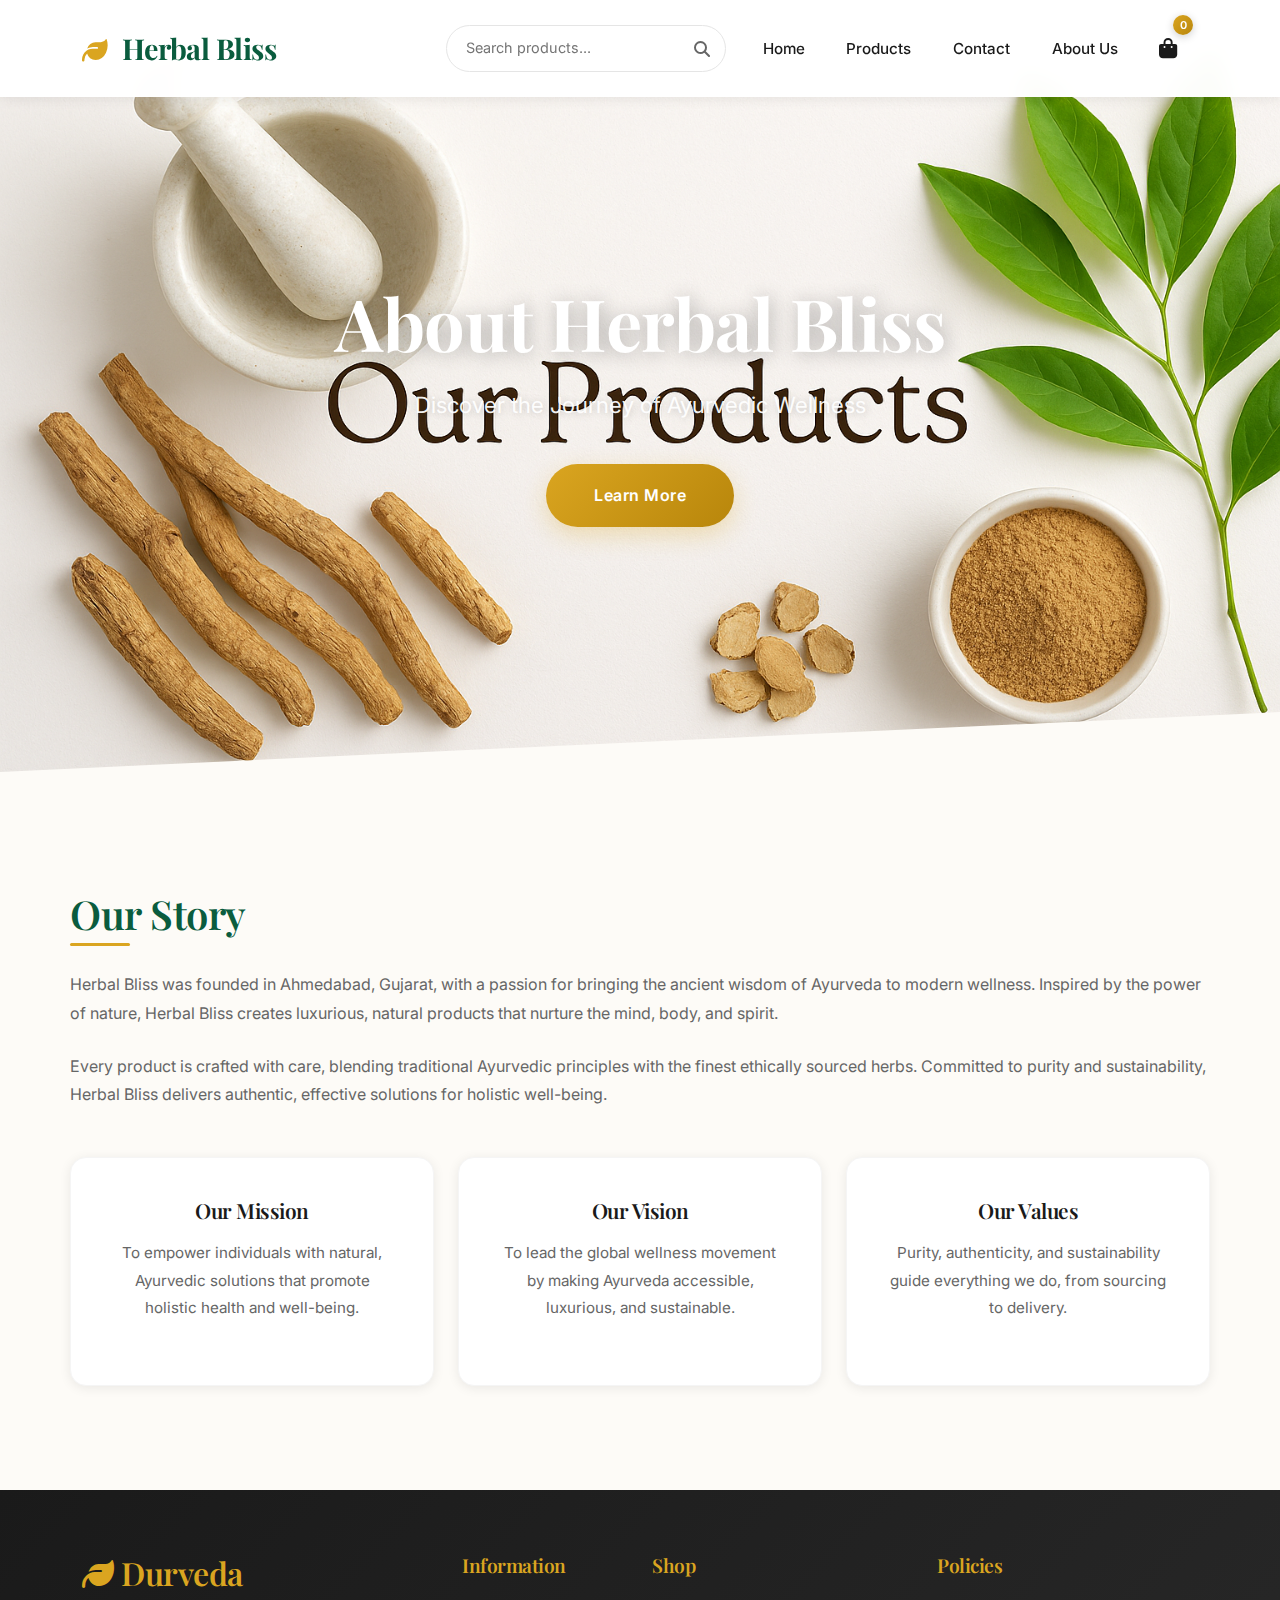
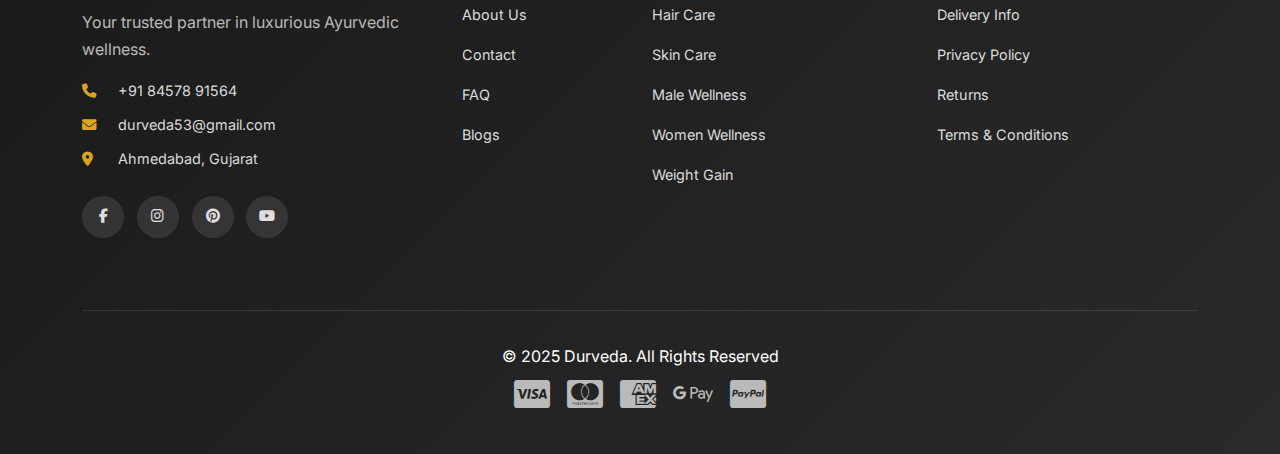
<file: about.html>
<!DOCTYPE html>
<html lang="en">
<head>
    <!-- Meta tags for character encoding and responsive viewport -->
    <meta charset="UTF-8">
    <meta name="viewport" content="width=device-width, initial-scale=1.0">
    <!-- Page title -->
    <title>Herbal Bliss - About Us</title>
    <!-- Bootstrap CSS for layout and grid system -->
    <link href="https://cdn.jsdelivr.net/npm/bootstrap@5.3.0/dist/css/bootstrap.min.css" rel="stylesheet">
    <!-- Font Awesome for icons (e.g., leaf, search, social media) -->
    <link href="https://cdnjs.cloudflare.com/ajax/libs/font-awesome/6.4.0/css/all.min.css" rel="stylesheet">
    <!-- Google Fonts for Playfair Display and Inter -->
    <link href="https://fonts.googleapis.com/css2?family=Playfair+Display:wght@400;600;700&family=Inter:wght@300;400;500;600&display=swap" rel="stylesheet">
    <!-- External stylesheet for custom styles -->
    <link rel="stylesheet" href="include/css/style.css">
</head>
<body>
    <!-- Navigation bar with fixed top positioning -->
    <nav class="navbar navbar-expand-lg fixed-top">
        <div class="container">
            <!-- Brand logo with leaf icon -->
            <a class="navbar-brand" href="index.html">
                <i class="fas fa-leaf"></i> Herbal Bliss
            </a>
            <!-- Toggler for mobile menu -->
            <button class="navbar-toggler" type="button" data-bs-toggle="collapse" data-bs-target="#navbarNav">
                <span class="navbar-toggler-icon"></span>
            </button>
            <!-- Navbar content (search and links) -->
            <div class="collapse navbar-collapse" id="navbarNav">
                <!-- Search form -->
                <div class="search-form ms-auto me-3">
                    <input type="text" class="search-input" placeholder="Search products...">
                    <i class="fas fa-search search-icon"></i>
                </div>
                <!-- Navigation links -->
                <ul class="navbar-nav align-items-center">
                    <li class="nav-item">
                        <a class="nav-link" href="index.html">Home</a>
                    </li>
                    <li class="nav-item">
                        <a class="nav-link" href="index.html#products">Products</a>
                    </li>
                    <li class="nav-item">
                        <a class="nav-link" href="#" data-bs-toggle="modal" data-bs-target="#contactModal">Contact</a>
                    </li>
                    <li class="nav-item">
                        <a class="nav-link active" href="about.html">About Us</a>
                    </li>
                    <!-- Cart icon with count badge -->
                    <li class="nav-item">
                        <a class="nav-link cart-icon" href="#">
                            <i class="fas fa-shopping-bag"></i>
                            <span class="cart-count">0</span>
                        </a>
                    </li>
                </ul>
            </div>
        </div>
    </nav>

    <!-- Hero section with background image and centered content -->
    <div class="hero-section">
        <div class="container hero-content text-center">
            <h1>About Herbal Bliss</h1>
            <p>Discover the Journey of Ayurvedic Wellness</p>
            <!-- Button linking to about section -->
            <a href="#about" class="hero-btn">Learn More</a>
        </div>
    </div>

    <!-- About section with brand story and mission/vision/values cards -->
    <div class="about-section container" id="about">
        <h2>Our Story</h2>
        <p>Herbal Bliss was founded in Ahmedabad, Gujarat, with a passion for bringing the ancient wisdom of Ayurveda to modern wellness. Inspired by the power of nature, Herbal Bliss creates luxurious, natural products that nurture the mind, body, and spirit.</p>
        <p>Every product is crafted with care, blending traditional Ayurvedic principles with the finest ethically sourced herbs. Committed to purity and sustainability, Herbal Bliss delivers authentic, effective solutions for holistic well-being.</p>
        <!-- Grid of mission, vision, and values cards -->
        <div class="row mt-5">
            <div class="col-md-4 mb-4">
                <div class="about-card">
                    <h5>Our Mission</h5>
                    <p>To empower individuals with natural, Ayurvedic solutions that promote holistic health and well-being.</p>
                </div>
            </div>
            <div class="col-md-4 mb-4">
                <div class="about-card">
                    <h5>Our Vision</h5>
                    <p>To lead the global wellness movement by making Ayurveda accessible, luxurious, and sustainable.</p>
                </div>
            </div>
            <div class="col-md-4 mb-4">
                <div class="about-card">
                    <h5>Our Values</h5>
                    <p>Purity, authenticity, and sustainability guide everything we do, from sourcing to delivery.</p>
                </div>
            </div>
        </div>
    </div>
	
	<!-- Footer with brand info, links, and social icons -->
    <footer>
        <div class="container">
            <div class="row">
                <!-- Brand and contact info -->
                <div class="col-lg-4 col-md-6 mb-4">
                    <div class="footer-brand">
                        <h4><i class="fas fa-leaf"></i> Durveda</h4>
                        <p style="color: rgba(255,255,255,0.7); line-height: 1.7;">
                            Your trusted partner in luxurious Ayurvedic wellness.
                        </p>
                    </div>
                    <div class="footer-contact">
                        <p><i class="fas fa-phone"></i> +91 84578 91564</p>
                        <p><i class="fas fa-envelope"></i> durveda53@gmail.com</p>
                        <p><i class="fas fa-map-marker-alt"></i> Ahmedabad, Gujarat</p>
                    </div>
                    <!-- Social media icons -->
                    <div class="social-icons">
                        <a href="#"><i class="fab fa-facebook-f"></i></a>
                        <a href="#"><i class="fab fa-instagram"></i></a>
                        <a href="#"><i class="fab fa-pinterest"></i></a>
                        <a href="#"><i class="fab fa-youtube"></i></a>
                    </div>
                </div>
                <!-- Information links -->
                <div class="col-lg-2 col-md-6 mb-4">
                    <div class="footer-section">
                        <h5>Information</h5>
                        <ul class="footer-links">
                            <li><a href="about.html">About Us</a></li>
                            <li><a href="#" data-bs-toggle="modal" data-bs-target="#contactModal">Contact</a></li>
                            <li><a href="#">FAQ</a></li>
                            <li><a href="#">Blogs</a></li>
                        </ul>
                    </div>
                </div>
                <!-- Shop links -->
                <div class="col-lg-3 col-md-6 mb-4">
                    <div class="footer-section">
                        <h5>Shop</h5>
                        <ul class="footer-links">
                            <li><a href="index.html#products">Hair Care</a></li>
                            <li><a href="index.html#products">Skin Care</a></li>
                            <li><a href="index.html#products">Male Wellness</a></li>
                            <li><a href="index.html#products">Women Wellness</a></li>
                            <li><a href="index.html#products">Weight Gain</a></li>
                        </ul>
                    </div>
                </div>
                <!-- Policy links -->
                <div class="col-lg-3 col-md-6 mb-4">
                    <div class="footer-section">
                        <h5>Policies</h5>
                        <ul class="footer-links">
                            <li><a href="#">Delivery Info</a></li>
                            <li><a href="#">Privacy Policy</a></li>
                            <li><a href="#">Returns</a></li>
                            <li><a href="#">Terms & Conditions</a></li>
                        </ul>
                    </div>
                </div>
            </div>
            <!-- Footer bottom with copyright and payment icons -->
            <div class="footer-bottom text-center">
                <p class="mb-2">© 2025 Durveda. All Rights Reserved</p>
                <div class="payment-icons">
                    <i class="fab fa-cc-visa"></i>
                    <i class="fab fa-cc-mastercard"></i>
                    <i class="fab fa-cc-amex"></i>
                    <i class="fab fa-google-pay"></i>
                    <i class="fab fa-cc-paypal"></i>
                </div>
            </div>
        </div>
    </footer>

    <!-- Scroll-to-top button -->
    <div class="scroll-top" id="scrollTop">
        <i class="fas fa-arrow-up"></i>
    </div>

    <!-- Contact modal for user inquiries -->
    <div class="modal fade" id="contactModal" tabindex="-1">
        <div class="modal-dialog modal-dialog-centered">
            <div class="modal-content" style="border-radius: 16px; border: none;">
                <div class="modal-header" style="background: linear-gradient(135deg, var(--primary), var(--primary-light)); color: white; border: none;">
                    <h5 class="modal-title">Contact Us</h5>
                    <button type="button" class="btn-close btn-close-white" data-bs-dismiss="modal"></button>
                </div>
                <div class="modal-body" style="padding: 2rem;">
                    <p style="color: var(--text-secondary);">We'd love to hear from you!</p>
                    <div class="mb-3">
                        <label class="form-label" style="font-weight: 500;">Name</label>
                        <input type="text" class="form-control" placeholder="Your Name" style="border-radius: 8px;">
                    </div>
                    <div class="mb-3">
                        <label class="form-label" style="font-weight: 500;">Email</label>
                        <input type="email" class="form-control" placeholder="Your Email" style="border-radius: 8px;">
                    </div>
                    <div class="mb-3">
                        <label class="form-label" style="font-weight: 500;">Message</label>
                        <textarea class="form-control" rows="4" placeholder="Your Message" style="border-radius: 8px;"></textarea>
                    </div>
                    <button class="btn w-100" style="background: linear-gradient(135deg, var(--accent), var(--secondary)); color: white; border-radius: 50px; padding: 0.8rem; font-weight: 600;">Send Message</button>
                </div>
            </div>
        </div>
    </div>

    <!-- Bootstrap JS for navbar, modal, and other interactions -->
    <script src="https://cdn.jsdelivr.net/npm/bootstrap@5.3.0/dist/js/bootstrap.bundle.min.js"></script>
    <!-- Custom JavaScript for scroll-to-top and navbar scroll effects -->
</body>
</html>
</file>
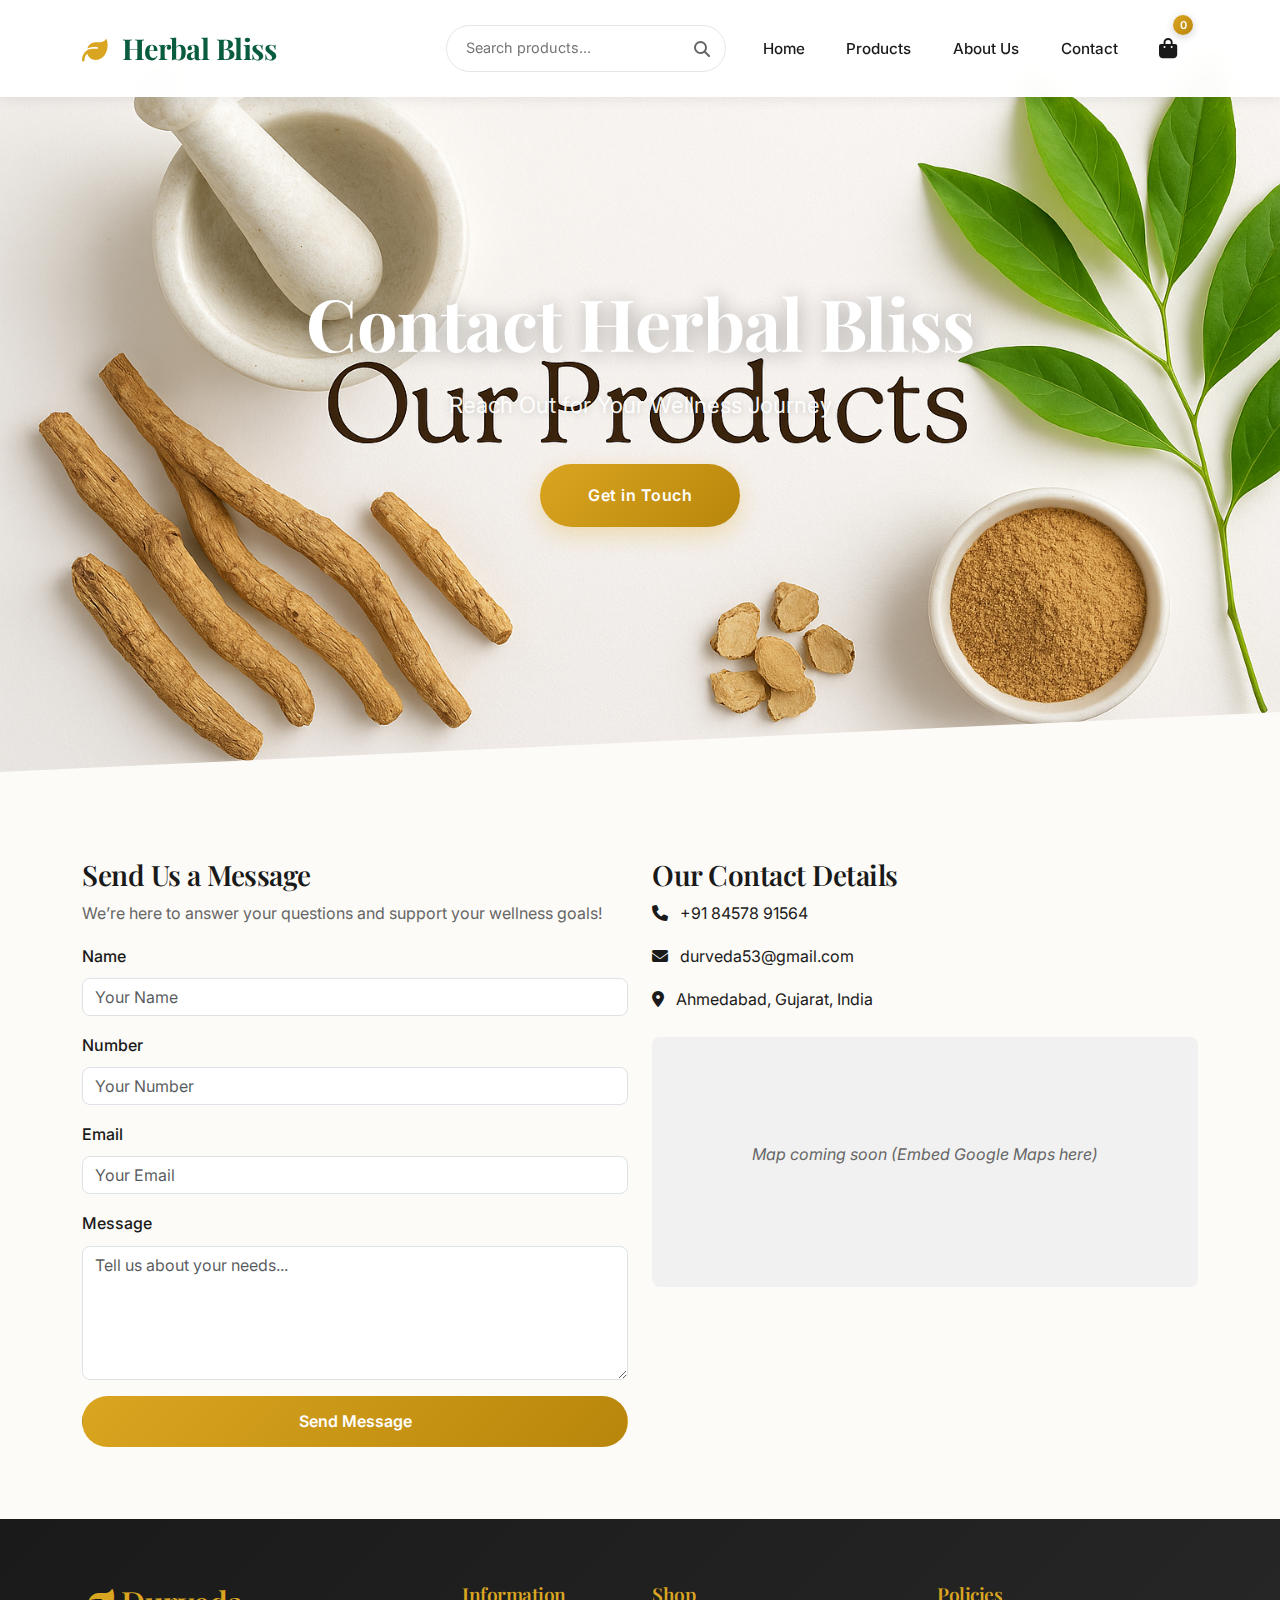
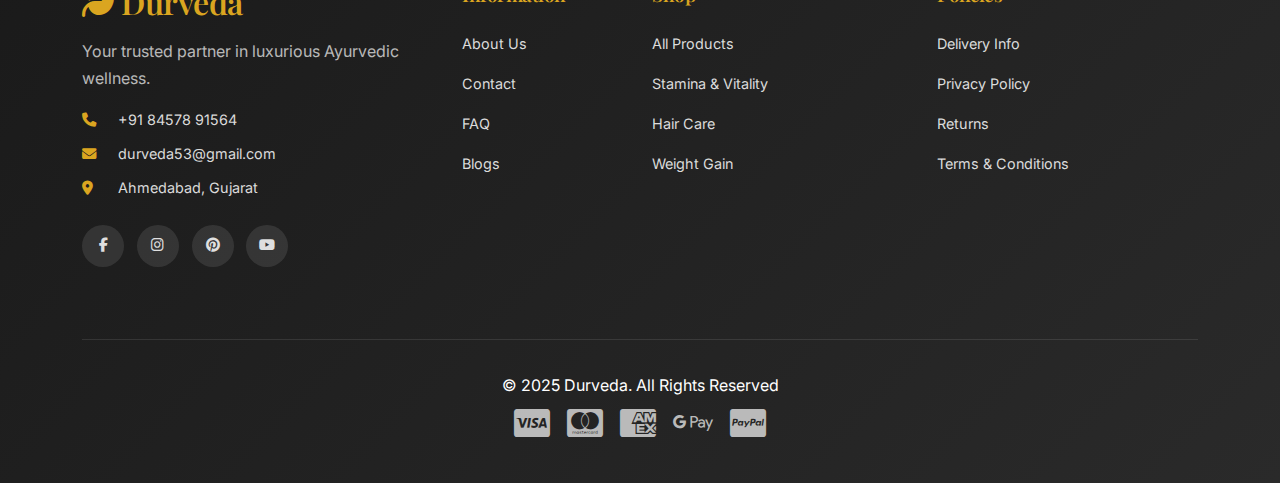
<file: contact.html>
<!DOCTYPE html>
<html lang="en">
<head>
    <!-- Meta tags for character encoding and responsive viewport -->
    <meta charset="UTF-8">
    <meta name="viewport" content="width=device-width, initial-scale=1.0">
    <!-- Page title -->
    <title>Herbal Bliss - Contact Us</title>
    <!-- Bootstrap CSS for layout and grid system -->
    <link href="https://cdn.jsdelivr.net/npm/bootstrap@5.3.0/dist/css/bootstrap.min.css" rel="stylesheet">
    <!-- Font Awesome for icons (e.g., leaf, search, social media) -->
    <link href="https://cdnjs.cloudflare.com/ajax/libs/font-awesome/6.4.0/css/all.min.css" rel="stylesheet">
    <!-- Google Fonts for Playfair Display and Inter -->
    <link href="https://fonts.googleapis.com/css2?family=Playfair+Display:wght@400;600;700&family=Inter:wght@300;400;500;600&display=swap" rel="stylesheet">
    <!-- External stylesheet for custom styles -->
    <link rel="stylesheet" href="include/css/style.css">
</head>
<body>
    <!-- Navigation bar with fixed top positioning -->
    <nav class="navbar navbar-expand-lg fixed-top">
        <div class="container">
            <!-- Brand logo with leaf icon -->
            <a class="navbar-brand" href="index.html">
                <i class="fas fa-leaf"></i> Herbal Bliss
            </a>
            <!-- Toggler for mobile menu -->
            <button class="navbar-toggler" type="button" data-bs-toggle="collapse" data-bs-target="#navbarNav">
                <span class="navbar-toggler-icon"></span>
            </button>
            <!-- Navbar content (search and links) -->
            <div class="collapse navbar-collapse" id="navbarNav">
                <!-- Search form -->
                <div class="search-form ms-auto me-3">
                    <input type="text" class="search-input" placeholder="Search products...">
                    <i class="fas fa-search search-icon"></i>
                </div>
                <!-- Navigation links -->
                <ul class="navbar-nav align-items-center">
                    <li class="nav-item">
                        <a class="nav-link" href="index.html">Home</a>
                    </li>
                    <li class="nav-item">
                        <a class="nav-link" href="product.html">Products</a>
                    </li>
                    <li class="nav-item">
                        <a class="nav-link" href="about.html">About Us</a>
                    </li>
                    <li class="nav-item">
                        <a class="nav-link active" href="contact.html">Contact</a>
                    </li>
                    <!-- Cart icon with count badge -->
                    <li class="nav-item">
                        <a class="nav-link cart-icon" href="#">
                            <i class="fas fa-shopping-bag"></i>
                            <span class="cart-count">0</span>
                        </a>
                    </li>
                </ul>
            </div>
        </div>
    </nav>

    <!-- Hero section for Contact page -->
    <div class="hero-section">
        <div class="container hero-content text-center">
            <h1>Contact Herbal Bliss</h1>
            <p>Reach Out for Your Wellness Journey</p>
            <a href="#contact-form" class="hero-btn">Get in Touch</a>
        </div>
    </div>

    <!-- Contact section with form and details -->
    <div class="container my-5" id="contact-form">
        <div class="row">
            <!-- Contact form -->
            <div class="col-lg-6 mb-4">
                <h3>Send Us a Message</h3>
                <p style="color: var(--text-secondary);">We’re here to answer your questions and support your wellness goals!</p>
                <form id="contactForm">
                    <div class="mb-3">
                        <label class="form-label" style="font-weight: 500;">Name</label>
                        <input type="text" class="form-control" placeholder="Your Name" style="border-radius: 8px;" required>
                    </div>
					 <div class="mb-3">
                        <label class="form-label" style="font-weight: 500;">Number</label>
                        <input type="text" class="form-control" placeholder="Your Number" style="border-radius: 8px;" required>
                    </div>
                    <div class="mb-3">
                        <label class="form-label" style="font-weight: 500;">Email</label>
                        <input type="email" class="form-control" placeholder="Your Email" style="border-radius: 8px;" required>
                    </div>
                    <div class="mb-3">
                        <label class="form-label" style="font-weight: 500;">Message</label>
                        <textarea class="form-control" rows="5" placeholder="Tell us about your needs..." style="border-radius: 8px;" required></textarea>
                    </div>
                    <button type="submit" class="btn w-100" style="background: linear-gradient(135deg, var(--accent), var(--secondary)); color: white; border-radius: 50px; padding: 0.8rem; font-weight: 600;">Send Message</button>
                </form>
            </div>
            <!-- Contact details and map -->
            <div class="col-lg-6 mb-4">
                <h3>Our Contact Details</h3>
                <div class="contact-details">
                    <p><i class="fas fa-phone me-2"></i> +91 84578 91564</p>
                    <p><i class="fas fa-envelope me-2"></i> durveda53@gmail.com</p>
                    <p><i class="fas fa-map-marker-alt me-2"></i> Ahmedabad, Gujarat, India</p>
                </div>
                <!-- Map placeholder (replace with Google Maps embed) -->
                <div class="map-placeholder mt-4" style="height: 250px; background: #f1f1f1; border-radius: 8px; display: flex; align-items: center; justify-content: center;">
                    <p style="color: var(--text-secondary); font-style: italic;">Map coming soon (Embed Google Maps here)</p>
                </div>
            </div>
        </div>
    </div>

    <!-- Footer with brand info, links, and social icons -->
    <footer>
        <div class="container">
            <div class="row">
                <!-- Brand and contact info -->
                <div class="col-lg-4 col-md-6 mb-4">
                    <div class="footer-brand">
                        <h4><i class="fas fa-leaf"></i> Durveda</h4>
                        <p style="color: rgba(255,255,255,0.7); line-height: 1.7;">
                            Your trusted partner in luxurious Ayurvedic wellness.
                        </p>
                    </div>
                    <div class="footer-contact">
                        <p><i class="fas fa-phone"></i> +91 84578 91564</p>
                        <p><i class="fas fa-envelope"></i> durveda53@gmail.com</p>
                        <p><i class="fas fa-map-marker-alt"></i> Ahmedabad, Gujarat</p>
                    </div>
                    <!-- Social media icons -->
                    <div class="social-icons">
                        <a href="#"><i class="fab fa-facebook-f"></i></a>
                        <a href="#"><i class="fab fa-instagram"></i></a>
                        <a href="#"><i class="fab fa-pinterest"></i></a>
                        <a href="#"><i class="fab fa-youtube"></i></a>
                    </div>
                </div>
                <!-- Information links -->
                <div class="col-lg-2 col-md-6 mb-4">
                    <div class="footer-section">
                        <h5>Information</h5>
                        <ul class="footer-links">
                            <li><a href="about.html">About Us</a></li>
                            <li><a href="contact.html">Contact</a></li>
                            <li><a href="#">FAQ</a></li>
                            <li><a href="#">Blogs</a></li>
                        </ul>
                    </div>
                </div>
                <!-- Shop links -->
                <div class="col-lg-3 col-md-6 mb-4">
                    <div class="footer-section">
                        <h5>Shop</h5>
                        <ul class="footer-links">
                            <li><a href="product.html">All Products</a></li>
                            <li><a href="product.html">Stamina & Vitality</a></li>
                            <li><a href="product.html">Hair Care</a></li>
                            <li><a href="product.html">Weight Gain</a></li>
                        </ul>
                    </div>
                </div>
                <!-- Policy links -->
                <div class="col-lg-3 col-md-6 mb-4">
                    <div class="footer-section">
                        <h5>Policies</h5>
                        <ul class="footer-links">
                            <li><a href="#">Delivery Info</a></li>
                            <li><a href="#">Privacy Policy</a></li>
                            <li><a href="#">Returns</a></li>
                            <li><a href="#">Terms & Conditions</a></li>
                        </ul>
                    </div>
                </div>
            </div>
            <!-- Footer bottom with copyright and payment icons -->
            <div class="footer-bottom text-center">
                <p class="mb-2">© 2025 Durveda. All Rights Reserved</p>
                <div class="payment-icons">
                    <i class="fab fa-cc-visa"></i>
                    <i class="fab fa-cc-mastercard"></i>
                    <i class="fab fa-cc-amex"></i>
                    <i class="fab fa-google-pay"></i>
                    <i class="fab fa-cc-paypal"></i>
                </div>
            </div>
        </div>
    </footer>

    <!-- Scroll-to-top button -->
    <div class="scroll-top" id="scrollTop">
        <i class="fas fa-arrow-up"></i>
    </div>

    <!-- Bootstrap JS for navbar and other interactions -->
    <script src="https://cdn.jsdelivr.net/npm/bootstrap@5.3.0/dist/js/bootstrap.bundle.min.js"></script>

</body>
</html>
</file>
<file: include/css/style.css>
* {
    margin: 0;
    padding: 0;
    box-sizing: border-box;
}

:root {
    --primary: #0A5C3E;
    --primary-light: #0E7D54;
    --primary-dark: #063D29;
    --secondary: #B8860B;
    --accent: #DAA520;
    --accent-light: #F4E4C1;
    --sage: #87A96B;
    --earth: #8B7355;
    --bg-cream: #FDFBF7;
    --bg-light: #F8F6F1;
    --text-primary: #1A1A1A;
    --text-secondary: #666666;
    --shadow-sm: 0 2px 12px rgba(0,0,0,0.08);
    --shadow-md: 0 8px 30px rgba(0,0,0,0.12);
    --shadow-lg: 0 20px 60px rgba(0,0,0,0.15);
}

body {
    font-family: 'Inter', sans-serif;
    background: var(--bg-cream);
    color: var(--text-primary);
    overflow-x: hidden;
    line-height: 1.7;
}

h1, h2, h3, h4, h5 {
    font-family: 'Playfair Display', serif;
    font-weight: 600;
    letter-spacing: -0.5px;
}

/* Navbar */
.navbar {
    background: rgba(255,255,255,0.98) !important;
    backdrop-filter: blur(10px);
    box-shadow: var(--shadow-sm);
    padding: 1.2rem 0;
    transition: all 0.3s ease;
}

.navbar.scrolled {
    padding: 0.8rem 0;
    box-shadow: var(--shadow-md);
}

.navbar-brand {
    font-family: 'Playfair Display', serif;
    font-size: 1.8rem;
    font-weight: 700;
    color: var(--primary) !important;
    letter-spacing: -0.5px;
    transition: all 0.3s ease;
}

.navbar-brand:hover {
    color: var(--primary-light) !important;
}

.navbar-brand i {
    color: var(--accent);
    margin-right: 0.5rem;
    font-size: 1.6rem;
}

.nav-link {
    color: var(--text-primary) !important;
    font-weight: 500;
    margin: 0 0.8rem;
    position: relative;
    transition: all 0.3s ease;
    font-size: 0.95rem;
}

.nav-link::after {
    content: '';
    position: absolute;
    bottom: -5px;
    left: 50%;
    width: 0;
    height: 2px;
    background: var(--accent);
    transition: all 0.3s ease;
    transform: translateX(-50%);
}

.nav-link:hover {
    color: var(--primary) !important;
}

.nav-link:hover::after {
    width: 70%;
}

.cart-icon {
    position: relative;
    font-size: 1.3rem;
    color: var(--primary);
    transition: all 0.3s ease;
}

.cart-icon:hover {
    color: var(--accent);
}

.cart-count {
    position: absolute;
    top: -8px;
    right: -8px;
    background: linear-gradient(135deg, var(--accent), var(--secondary));
    color: white;
    border-radius: 50%;
    width: 20px;
    height: 20px;
    display: flex;
    align-items: center;
    justify-content: center;
    font-size: 11px;
    font-weight: 600;
    box-shadow: 0 2px 8px rgba(0,0,0,0.2);
}

.search-form {
    position: relative;
    max-width: 280px;
    margin: 0 1rem;
}

.search-input {
    padding: 0.65rem 2.5rem 0.65rem 1.2rem;
    border-radius: 50px;
    border: 1px solid #E5E5E5;
    background: #ffffff;
    font-size: 0.9rem;
    transition: all 0.3s ease;
    width: 100%;
}

.search-input:focus {
    outline: none;
    border-color: var(--accent);
    box-shadow: 0 4px 12px rgba(218,165,32,0.15);
}

.search-icon {
    position: absolute;
    right: 1rem;
    top: 50%;
    transform: translateY(-50%);
    color: var(--text-secondary);
    font-size: 1rem;
}

/* Hero */
.hero-section {
    position: relative;
    height: 90vh;
    min-height: 650px;
    display: flex;
    align-items: center;
    background: url('../../images/our_product.png') center/cover;
    overflow: hidden;
}

.hero-section::before {
    content: '';
    position: absolute;
    top: 0;
    left: 0;
    right: 0;
    bottom: 0;
}

.hero-section::after {
    content: '';
    position: absolute;
    bottom: -2px;
    left: 0;
    right: 0;
    height: 100px;
    background: var(--bg-cream);
    clip-path: polygon(0 60%, 100% 0, 100% 100%, 0 100%);
}

.hero-content {
    position: relative;
    z-index: 2;
    animation: fadeInUp 0.8s ease;
}

@keyframes fadeInUp {
    from {
        opacity: 0;
        transform: translateY(30px);
    }
    to {
        opacity: 1;
        transform: translateY(0);
    }
}

.hero-section h1 {
    font-size: 4.5rem;
    font-weight: 700;
    color: white;
    margin-bottom: 1.5rem;
    text-shadow: 2px 2px 20px rgba(0,0,0,0.3);
    line-height: 1.1;
}

.hero-section p {
    font-size: 1.4rem;
    color: rgba(255,255,255,0.95);
    margin-bottom: 2.5rem;
    font-weight: 400;
    text-shadow: 1px 1px 8px rgba(0,0,0,0.2);
}

.hero-btn {
    background: linear-gradient(135deg, var(--accent), var(--secondary));
    color: white;
    padding: 1.1rem 3rem;
    border-radius: 50px;
    font-weight: 600;
    font-size: 1rem;
    text-decoration: none;
    display: inline-block;
    transition: all 0.4s ease;
    box-shadow: 0 8px 25px rgba(218,165,32,0.3);
    letter-spacing: 0.5px;
}

.hero-btn:hover {
    color: white;
    transform: translateY(-5px);
    box-shadow: 0 15px 40px rgba(218,165,32,0.4);
}

/* Category Filter */
.concern-filter {
    background: white;
    padding: 3rem 2.5rem;
    border-radius: 20px;
    box-shadow: var(--shadow-md);
    margin: -100px auto 5rem;
    position: relative;
    z-index: 10;
    max-width: 1200px;
    border: 1px solid #F0F0F0;
}

.concern-filter h4 {
    font-size: 2rem;
    color: var(--primary);
    margin-bottom: 2rem;
    font-weight: 600;
}

.category-slider {
    position: relative;
    overflow: hidden;
    border-radius: 12px;
}

.category-list {
    display: flex;
    gap: 1.2rem;
    transition: transform 0.3s ease;
    padding: 1rem 0;
    overflow-x: auto;
    scrollbar-width: none;
}

.category-list::-webkit-scrollbar {
    display: none;
}

.category-item {
    min-width: 180px;
    flex-shrink: 0;
    text-align: center;
    transition: transform 0.3s ease;
    cursor: pointer;
}

.category-item:hover {
    transform: translateY(-5px);
}

.category-img {
    width: 120px !important;
    height: 120px !important;
    object-fit: cover !important;
    border-radius: 50% !important;
    display: block;
    margin: 0 auto 0.8rem;
    box-shadow: 0 4px 15px rgba(0,0,0,0.1);
    border: 3px solid var(--bg-light);
    transition: all 0.3s ease;
}

.category-item:hover .category-img {
    border-color: var(--accent);
    box-shadow: 0 8px 25px rgba(0,0,0,0.15);
}

.category-item span {
    font-size: 0.9rem;
    font-weight: 500;
    color: var(--text-primary);
}

.scroll-btn {
    position: absolute;
    top: 50%;
    transform: translateY(-50%);
    background: white;
    border: 1px solid #E5E5E5;
    border-radius: 50%;
    width: 42px;
    height: 42px;
    display: flex;
    align-items: center;
    justify-content: center;
    box-shadow: var(--shadow-sm);
    cursor: pointer;
    z-index: 10;
    transition: all 0.3s ease;
}

.scroll-btn.left {
    left: 10px;
    display: none;
}

.scroll-btn.right {
    right: 10px;
}

.scroll-btn:hover {
    background: var(--accent);
    border-color: var(--accent);
    box-shadow: var(--shadow-md);
}

.scroll-btn i {
    font-size: 1.1rem;
    color: var(--primary);
}

.scroll-btn:hover i {
    color: white;
}

/* Trust Section */
.trust-section {
    background: linear-gradient(180deg, var(--bg-light), var(--bg-cream));
    padding: 5rem 0;
    margin-bottom: 4rem;
}

.trust-tagline {
    text-align: center;
    font-size: 1.1rem;
    color: var(--text-secondary);
    margin-bottom: 4rem;
    font-style: italic;
}

.trust-card {
    text-align: center;
    padding: 2.5rem 2rem;
    transition: all 0.4s ease;
    background: white;
    border-radius: 16px;
    height: 100%;
    box-shadow: var(--shadow-sm);
    border: 1px solid #F5F5F5;
}

.trust-card:hover {
    transform: translateY(-8px);
    box-shadow: var(--shadow-lg);
    border-color: var(--accent-light);
}

.trust-icon {
    width: 80px;
    height: 80px;
    margin: 0 auto 1.5rem;
    background: linear-gradient(135deg, var(--bg-light), white);
    border-radius: 50%;
    display: flex;
    align-items: center;
    justify-content: center;
    transition: all 0.4s ease;
    border: 2px solid var(--accent-light);
}

.trust-card:hover .trust-icon {
    background: linear-gradient(135deg, var(--accent-light), var(--accent));
    border-color: var(--accent);
    transform: scale(1.1);
}

.trust-icon i {
    font-size: 2.2rem;
    color: var(--primary);
    transition: all 0.4s ease;
}

.trust-card:hover .trust-icon i {
    color: var(--primary-dark);
}

.trust-card h5 {
    font-size: 1.15rem;
    color: var(--text-primary);
    margin-bottom: 0.8rem;
    font-weight: 600;
}

.trust-card p {
    font-size: 0.9rem;
    color: var(--text-secondary);
    margin: 0;
}

/* Products */
.category-section {
    margin-bottom: 5rem;
}

.category-section h3 {
    font-size: 2.5rem;
    color: var(--primary);
    margin-bottom: 2rem;
    position: relative;
    display: inline-block;
}

.category-section h3::after {
    content: '';
    position: absolute;
    bottom: -8px;
    left: 0;
    width: 60px;
    height: 3px;
    background: var(--accent);
    border-radius: 2px;
}

.product-card {
    border: none;
    border-radius: 16px;
    overflow: hidden;
    background: white;
    box-shadow: var(--shadow-sm);
    transition: all 0.5s cubic-bezier(0.4, 0, 0.2, 1);
    cursor: pointer;
    height: 100%;
    border: 1px solid #F5F5F5;
}

.product-card:hover {
    transform: translateY(-15px) scale(1.02);
    box-shadow: 0 25px 70px rgba(0,0,0,0.2);
    border-color: var(--accent);
    z-index: 10;
}

.product-image-wrapper {
    position: relative;
    overflow: hidden;
    height: 280px;
    background: var(--bg-light);
}

.product-card img {
    width: 100%;
    height: 100%;
    object-fit: cover;
    transition: all 0.6s ease;
}

.product-card:hover img {
    transform: scale(1.08);
}

.discount-badge {
    position: absolute;
    top: 15px;
    right: 15px;
    background: linear-gradient(135deg, var(--accent), var(--secondary));
    color: white;
    padding: 8px 16px;
    border-radius: 50px;
    font-size: 0.85rem;
    font-weight: 600;
    box-shadow: 0 4px 15px rgba(0,0,0,0.2);
    letter-spacing: 0.3px;
}

.product-card .card-body {
    padding: 2rem 1.5rem;
}

.product-card .card-title {
    font-size: 1.15rem;
    font-weight: 600;
    color: var(--text-primary);
    margin-bottom: 1rem;
    min-height: 2.8rem;
    line-height: 1.4;
}

.product-card .card-text {
    font-size: 0.88rem;
    color: var(--text-secondary);
    margin-bottom: 1.2rem;
    line-height: 1.6;
}

.price-wrapper {
    display: flex;
    align-items: center;
    gap: 1rem;
    margin-bottom: 1.2rem;
}

.current-price {
    font-size: 1.6rem;
    font-weight: 700;
    color: var(--primary);
}

.original-price {
    font-size: 1rem;
    color: #999;
    text-decoration: line-through;
}

.product-actions {
    display: flex;
    gap: 0.8rem;
    justify-content: center;
}

.add-to-cart, .buy-now {
    padding: 0.8rem 1.8rem;
    border-radius: 50px;
    font-weight: 600;
    transition: all 0.3s ease;
    text-decoration: none;
    font-size: 0.9rem;
    border: none;
}

.add-to-cart {
    background: linear-gradient(135deg, var(--primary), var(--primary-light));
    color: white;
}

.add-to-cart:hover {
    background: var(--primary-dark);
    transform: translateY(-2px);
    box-shadow: 0 4px 12px rgba(10,92,62,0.3);
}

.buy-now {
    background: linear-gradient(135deg, var(--accent), var(--secondary));
    color: white;
}

.buy-now:hover {
    background: var(--secondary);
    transform: translateY(-2px);
    box-shadow: 0 4px 12px rgba(218,165,32,0.3);
}

/* About Content */
.about-section {
    padding: 5rem 0;
}

.about-section h2 {
    font-size: 2.5rem;
    color: var(--primary);
    margin-bottom: 2rem;
    position: relative;
    display: inline-block;
}

.about-section h2::after {
    content: '';
    position: absolute;
    bottom: -8px;
    left: 0;
    width: 60px;
    height: 3px;
    background: var(--accent);
    border-radius: 2px;
}

.about-section p {
    font-size: 1rem;
    color: var(--text-secondary);
    line-height: 1.8;
    margin-bottom: 1.5rem;
}

.about-card {
    background: white;
    border-radius: 16px;
    padding: 2.5rem;
    box-shadow: var(--shadow-sm);
    border: 1px solid #F5F5F5;
    transition: all 0.4s ease;
    height: 100%;
    text-align: center;
}

.about-card:hover {
    transform: translateY(-8px);
    box-shadow: var(--shadow-lg);
    border-color: var(--accent-light);
}

.about-card h5 {
    font-size: 1.3rem;
    color: var(--text-primary);
    margin-bottom: 1rem;
    font-weight: 600;
}

.about-card p {
    font-size: 0.95rem;
    color: var(--text-secondary);
}

/* Ethos */
.ethos-section {
    background: linear-gradient(135deg, var(--primary-dark), var(--primary));
    padding: 6rem 0;
    position: relative;
    overflow: hidden;
}

.ethos-section h3 {
    color: white;
    font-size: 3rem;
    margin-bottom: 1rem;
    font-weight: 600;
}

.ethos-section > .container > p {
    color: rgba(255,255,255,0.9);
    font-size: 1.2rem;
    margin-bottom: 4rem;
}

.ethos-card {
    background: rgba(255,255,255,0.12);
    backdrop-filter: blur(10px);
    border: 1px solid rgba(255,255,255,0.2);
    border-radius: 20px;
    padding: 3rem 2.5rem;
    transition: all 0.4s ease;
    height: 100%;
}

.ethos-card:hover {
    background: rgba(255,255,255,0.18);
    transform: translateY(-10px);
    box-shadow: 0 20px 50px rgba(0,0,0,0.25);
}

.ethos-icon {
    font-size: 3.5rem;
    color: var(--accent);
    margin-bottom: 1.5rem;
    display: inline-block;
}

.ethos-card h5 {
    color: white;
    font-size: 1.5rem;
    margin-bottom: 1rem;
    font-weight: 600;
}

.ethos-card p {
    color: rgba(255,255,255,0.9);
    font-size: 1rem;
    line-height: 1.6;
}

/* Footer */
footer {
    background: linear-gradient(135deg, #1A1A1A, #2A2A2A);
    color: white;
    padding: 4rem 0 2.5rem;
}

.footer-brand h4 {
    color: var(--accent);
    font-size: 2rem;
    margin-bottom: 1rem;
}

.footer-contact p {
    margin-bottom: 0.6rem;
    color: rgba(255,255,255,0.85);
    font-size: 0.9rem;
}

.footer-contact i {
    color: var(--accent);
    margin-right: 0.6rem;
    width: 22px;
}

.footer-section h5 {
    color: var(--accent);
    font-size: 1.2rem;
    margin-bottom: 1.5rem;
    font-weight: 600;
}

.footer-links {
    list-style: none;
    padding: 0;
}

.footer-links li {
    margin-bottom: 0.8rem;
}

footer a {
    color: rgba(255,255,255,0.85);
    text-decoration: none;
    transition: all 0.3s ease;
    font-size: 0.9rem;
}

footer a:hover {
    color: var(--accent);
    padding-left: 5px;
}

.social-icons {
    display: flex;
    gap: 0.8rem;
    margin-top: 1.5rem;
}

.social-icons a {
    width: 42px;
    height: 42px;
    background: rgba(255,255,255,0.1);
    border-radius: 50%;
    display: flex;
    align-items: center;
    justify-content: center;
    transition: all 0.3s ease;
}

.social-icons a:hover {
    background: var(--accent);
    transform: translateY(-3px);
}

.footer-bottom {
    border-top: 1px solid rgba(255,255,255,0.1);
    margin-top: 3rem;
    padding-top: 2rem;
}

.payment-icons i {
    font-size: 2rem;
    color: rgba(255,255,255,0.7);
    margin: 0 0.4rem;
}

.scroll-top {
    position: fixed;
    bottom: 30px;
    right: 30px;
    width: 50px;
    height: 50px;
    background: linear-gradient(135deg, var(--primary), var(--primary-light));
    color: white;
    border-radius: 50%;
    display: none;
    align-items: center;
    justify-content: center;
    cursor: pointer;
    transition: all 0.3s ease;
    z-index: 999;
    box-shadow: var(--shadow-md);
}

.scroll-top:hover {
    transform: translateY(-5px);
    box-shadow: var(--shadow-lg);
}

.scroll-top.show {
    display: flex;
}

@media (max-width: 768px) {
    .hero-section h1 {
        font-size: 2.8rem;
    }
    
    .hero-section p {
        font-size: 1.1rem;
    }

    .category-item {
        min-width: 160px;
    }

    .category-img {
        width: 100px !important;
        height: 100px !important;
    }
}
</file>
